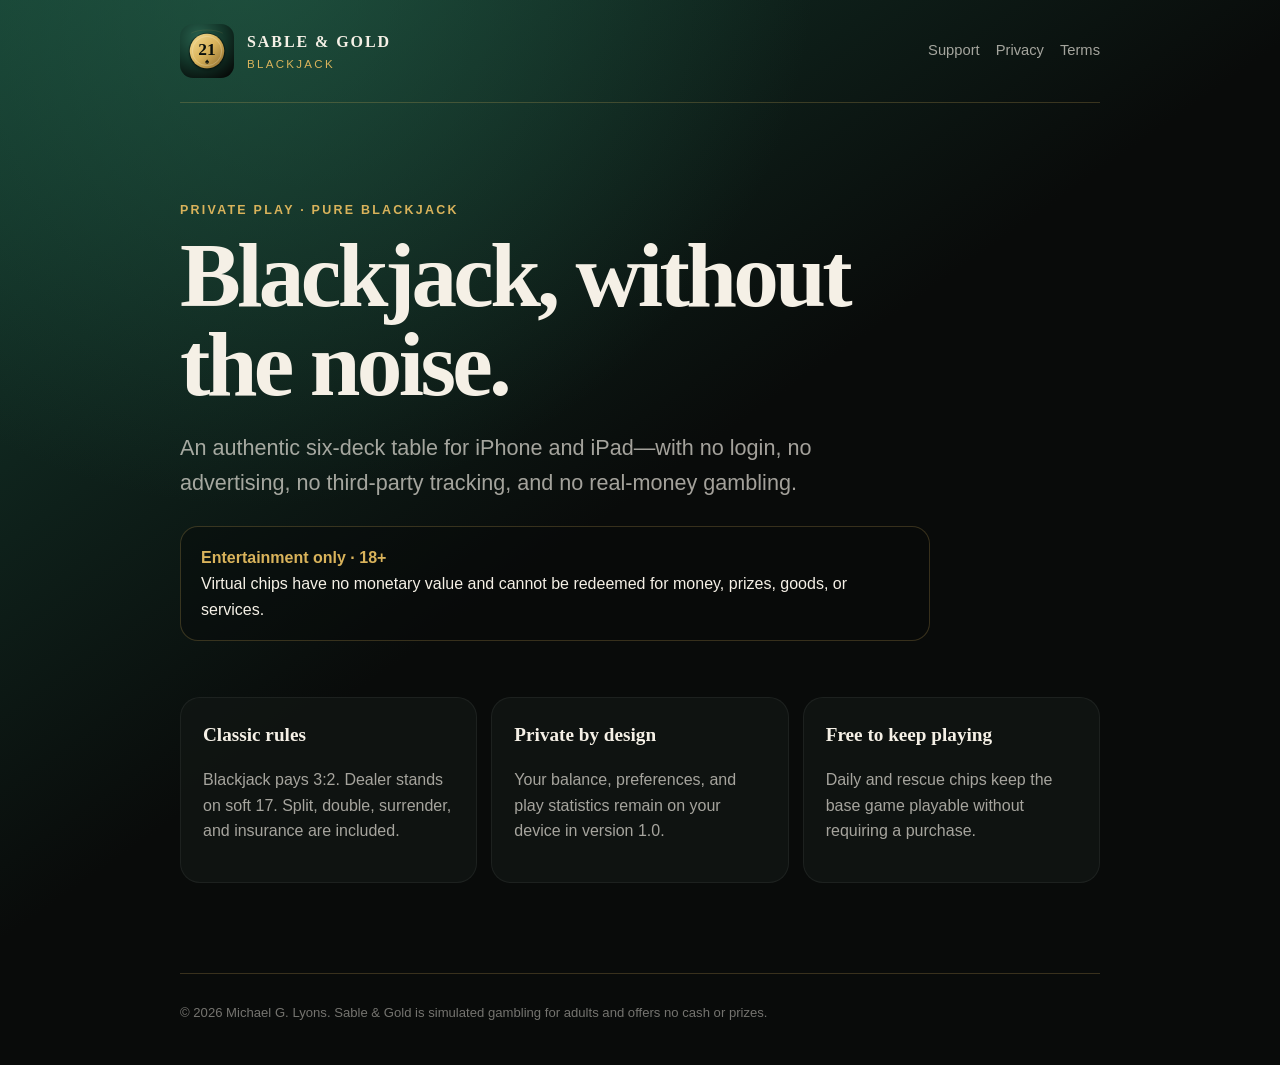
<file: index.html>
<!doctype html>
<html lang="en">
<head>
  <meta charset="utf-8">
  <meta name="viewport" content="width=device-width, initial-scale=1">
  <meta name="description" content="Sable & Gold Blackjack — private play, pure blackjack, virtual chips only.">
  <title>Sable & Gold Blackjack</title>
  <link rel="icon" href="icon.svg" type="image/svg+xml">
  <link rel="stylesheet" href="styles.css">
</head>
<body>
  <div class="shell">
    <header>
      <a class="brand" href="index.html">
        <img src="icon.svg" alt="">
        <div><strong>SABLE &amp; GOLD</strong><span>BLACKJACK</span></div>
      </a>
      <nav aria-label="Primary">
        <a href="support.html">Support</a>
        <a href="privacy.html">Privacy</a>
        <a href="terms.html">Terms</a>
      </nav>
    </header>

    <main>
      <section class="hero">
        <div class="eyebrow">Private play · Pure blackjack</div>
        <h1>Blackjack, without the noise.</h1>
        <p class="lead">An authentic six-deck table for iPhone and iPad—with no login, no advertising, no third-party tracking, and no real-money gambling.</p>
        <div class="notice"><strong>Entertainment only · 18+</strong><br>Virtual chips have no monetary value and cannot be redeemed for money, prizes, goods, or services.</div>
      </section>

      <section class="cards" aria-label="Features">
        <article class="card"><h2>Classic rules</h2><p>Blackjack pays 3:2. Dealer stands on soft 17. Split, double, surrender, and insurance are included.</p></article>
        <article class="card"><h2>Private by design</h2><p>Your balance, preferences, and play statistics remain on your device in version 1.0.</p></article>
        <article class="card"><h2>Free to keep playing</h2><p>Daily and rescue chips keep the base game playable without requiring a purchase.</p></article>
      </section>
    </main>

    <footer>© 2026 Michael G. Lyons. Sable &amp; Gold is simulated gambling for adults and offers no cash or prizes.</footer>
  </div>
</body>
</html>
</file>
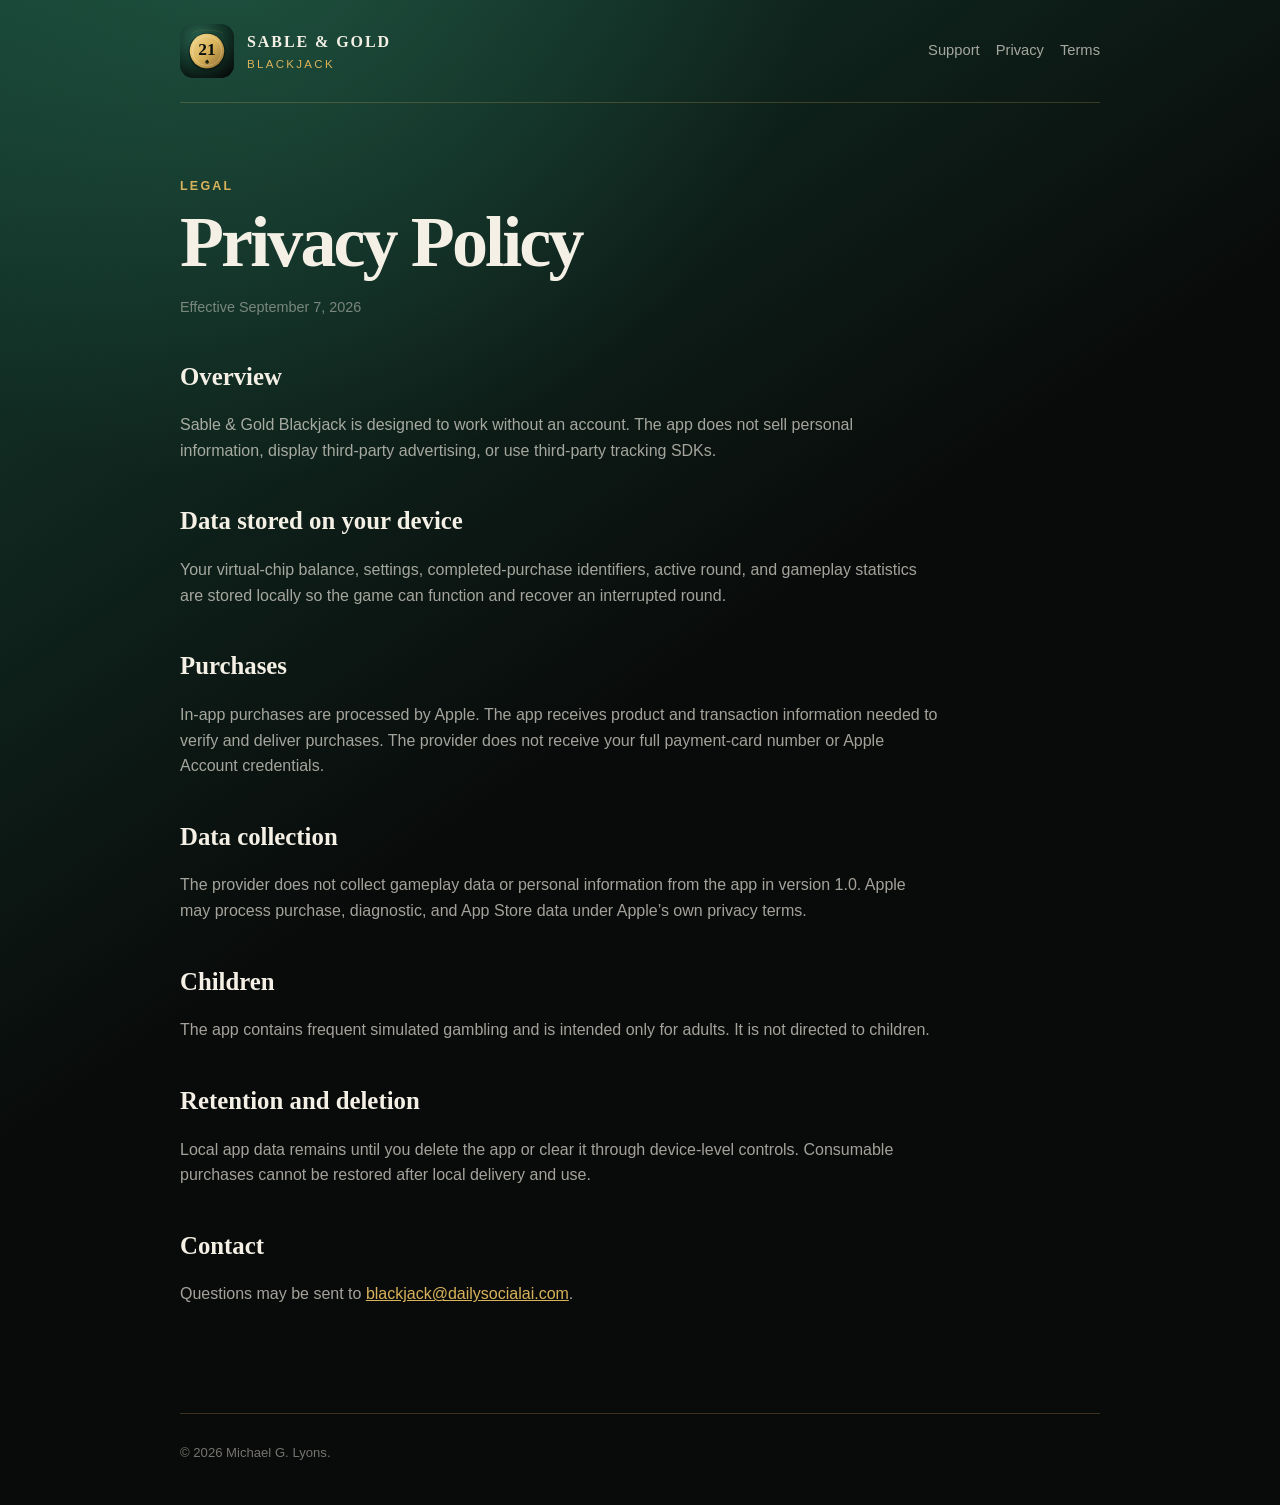
<file: privacy.html>
<!doctype html>
<html lang="en">
<head>
  <meta charset="utf-8">
  <meta name="viewport" content="width=device-width, initial-scale=1">
  <title>Privacy Policy — Sable & Gold Blackjack</title>
  <link rel="icon" href="icon.svg" type="image/svg+xml">
  <link rel="stylesheet" href="styles.css">
</head>
<body><div class="shell">
  <header><a class="brand" href="index.html"><img src="icon.svg" alt=""><div><strong>SABLE &amp; GOLD</strong><span>BLACKJACK</span></div></a><nav><a href="support.html">Support</a><a href="privacy.html">Privacy</a><a href="terms.html">Terms</a></nav></header>
  <main class="document">
    <div class="eyebrow">Legal</div><h1>Privacy Policy</h1><p class="meta">Effective September 7, 2026</p>
    <h2>Overview</h2><p>Sable &amp; Gold Blackjack is designed to work without an account. The app does not sell personal information, display third-party advertising, or use third-party tracking SDKs.</p>
    <h2>Data stored on your device</h2><p>Your virtual-chip balance, settings, completed-purchase identifiers, active round, and gameplay statistics are stored locally so the game can function and recover an interrupted round.</p>
    <h2>Purchases</h2><p>In-app purchases are processed by Apple. The app receives product and transaction information needed to verify and deliver purchases. The provider does not receive your full payment-card number or Apple Account credentials.</p>
    <h2>Data collection</h2><p>The provider does not collect gameplay data or personal information from the app in version 1.0. Apple may process purchase, diagnostic, and App Store data under Apple’s own privacy terms.</p>
    <h2>Children</h2><p>The app contains frequent simulated gambling and is intended only for adults. It is not directed to children.</p>
    <h2>Retention and deletion</h2><p>Local app data remains until you delete the app or clear it through device-level controls. Consumable purchases cannot be restored after local delivery and use.</p>
    <h2>Contact</h2><p>Questions may be sent to <a href="mailto:blackjack@dailysocialai.com">blackjack@dailysocialai.com</a>.</p>
  </main>
  <footer>© 2026 Michael G. Lyons.</footer>
</div></body>
</html>
</file>
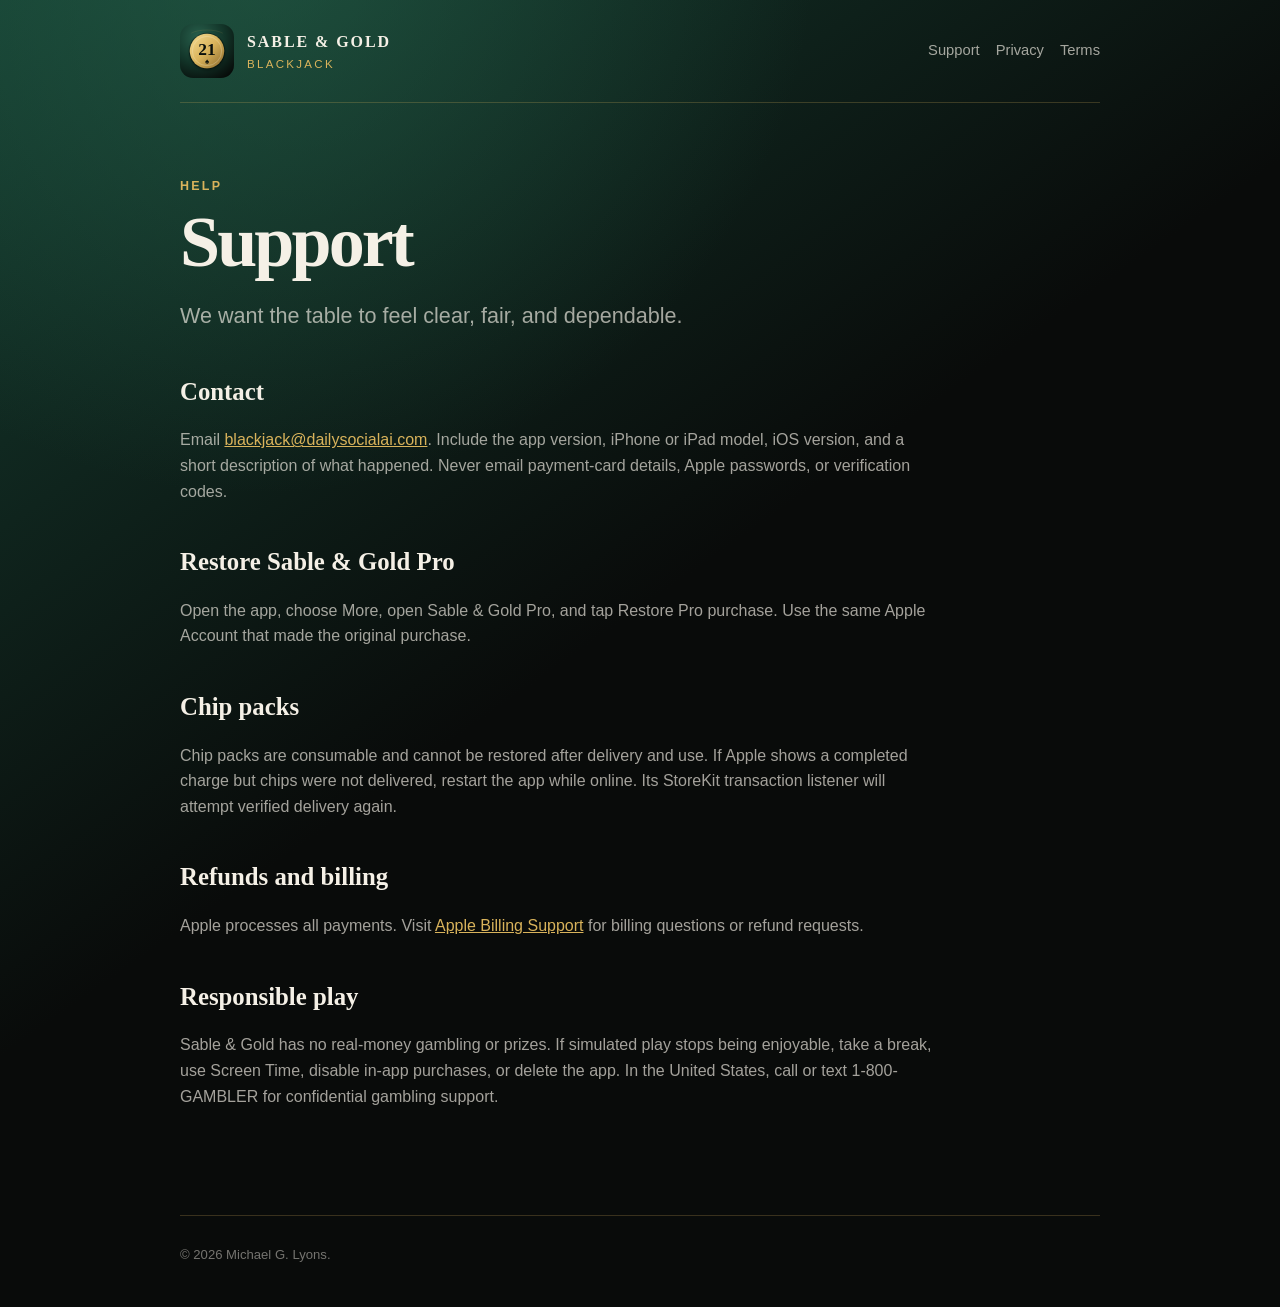
<file: support.html>
<!doctype html>
<html lang="en">
<head>
  <meta charset="utf-8">
  <meta name="viewport" content="width=device-width, initial-scale=1">
  <title>Support — Sable & Gold Blackjack</title>
  <link rel="icon" href="icon.svg" type="image/svg+xml">
  <link rel="stylesheet" href="styles.css">
</head>
<body><div class="shell">
  <header><a class="brand" href="index.html"><img src="icon.svg" alt=""><div><strong>SABLE &amp; GOLD</strong><span>BLACKJACK</span></div></a><nav><a href="support.html">Support</a><a href="privacy.html">Privacy</a><a href="terms.html">Terms</a></nav></header>
  <main class="document">
    <div class="eyebrow">Help</div><h1>Support</h1>
    <p class="lead">We want the table to feel clear, fair, and dependable.</p>
    <h2>Contact</h2><p>Email <a href="mailto:blackjack@dailysocialai.com">blackjack@dailysocialai.com</a>. Include the app version, iPhone or iPad model, iOS version, and a short description of what happened. Never email payment-card details, Apple passwords, or verification codes.</p>
    <h2>Restore Sable &amp; Gold Pro</h2><p>Open the app, choose More, open Sable &amp; Gold Pro, and tap Restore Pro purchase. Use the same Apple Account that made the original purchase.</p>
    <h2>Chip packs</h2><p>Chip packs are consumable and cannot be restored after delivery and use. If Apple shows a completed charge but chips were not delivered, restart the app while online. Its StoreKit transaction listener will attempt verified delivery again.</p>
    <h2>Refunds and billing</h2><p>Apple processes all payments. Visit <a href="https://support.apple.com/billing">Apple Billing Support</a> for billing questions or refund requests.</p>
    <h2>Responsible play</h2><p>Sable &amp; Gold has no real-money gambling or prizes. If simulated play stops being enjoyable, take a break, use Screen Time, disable in-app purchases, or delete the app. In the United States, call or text 1-800-GAMBLER for confidential gambling support.</p>
  </main>
  <footer>© 2026 Michael G. Lyons.</footer>
</div></body>
</html>
</file>
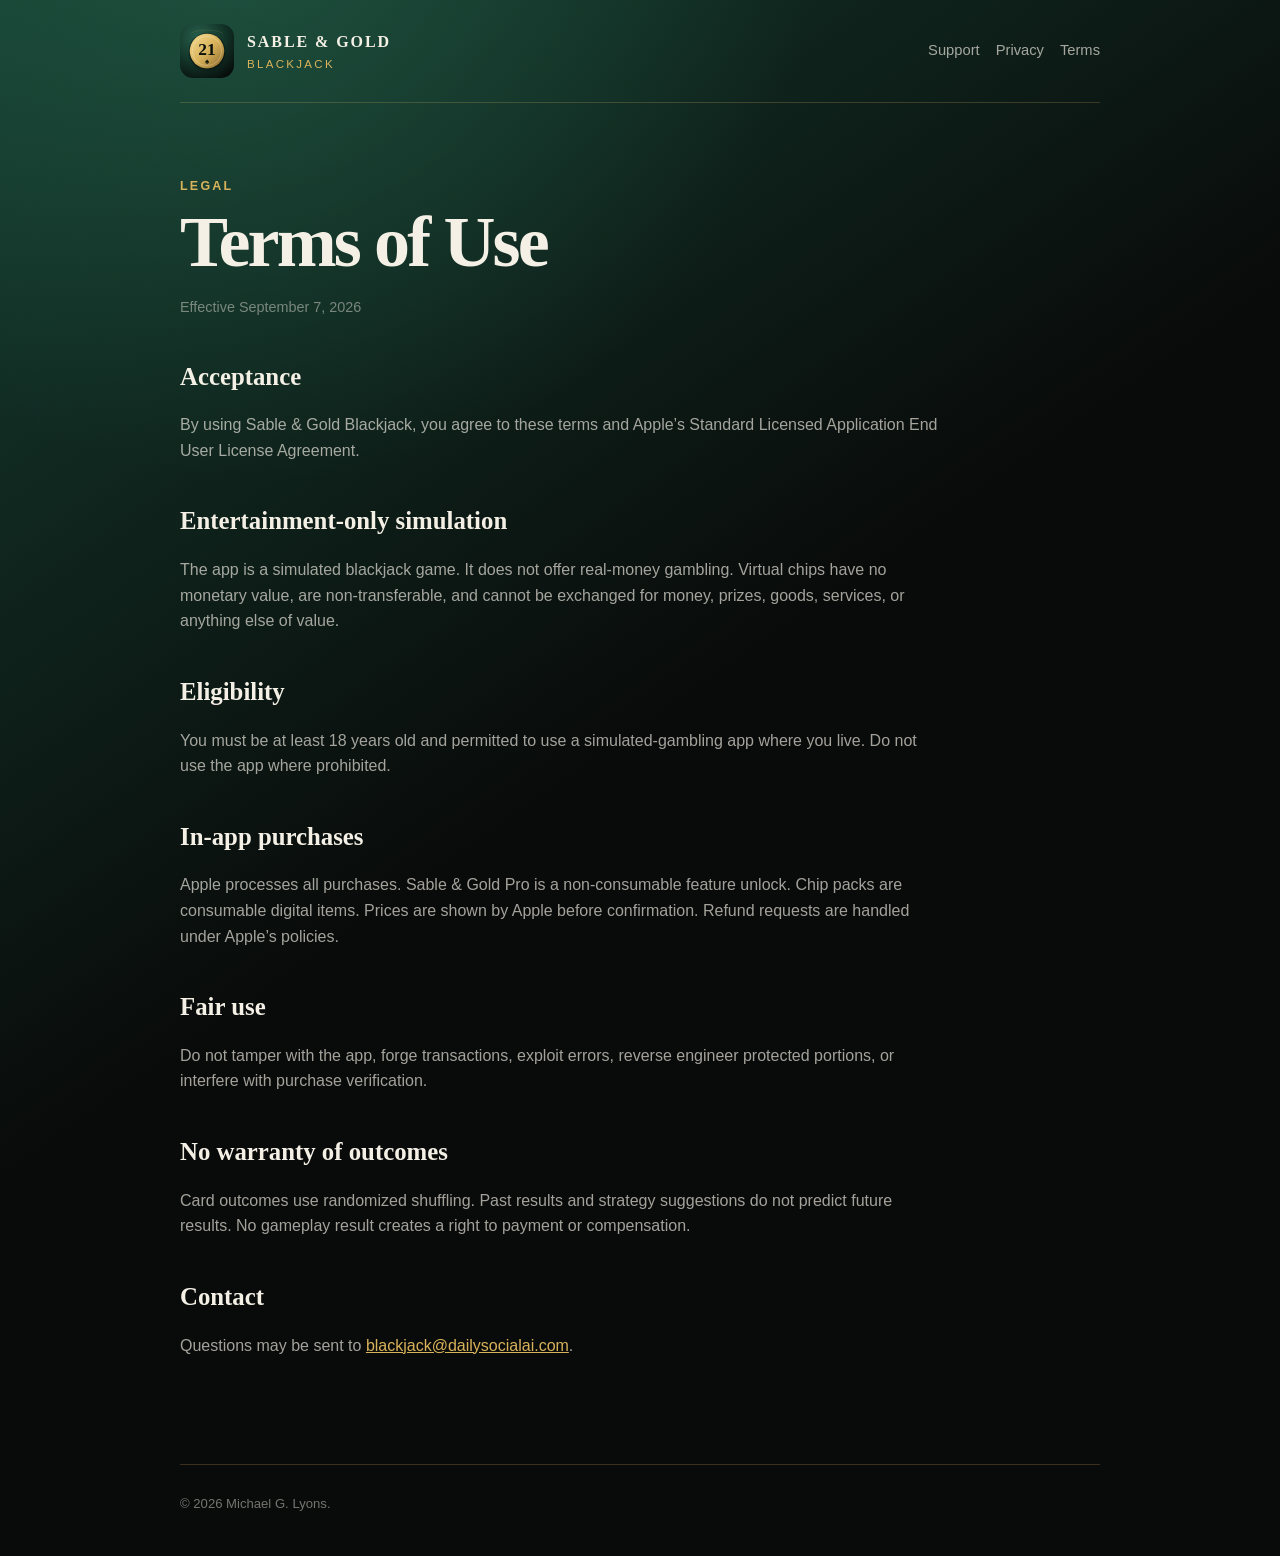
<file: terms.html>
<!doctype html>
<html lang="en">
<head>
  <meta charset="utf-8">
  <meta name="viewport" content="width=device-width, initial-scale=1">
  <title>Terms of Use — Sable & Gold Blackjack</title>
  <link rel="icon" href="icon.svg" type="image/svg+xml">
  <link rel="stylesheet" href="styles.css">
</head>
<body><div class="shell">
  <header><a class="brand" href="index.html"><img src="icon.svg" alt=""><div><strong>SABLE &amp; GOLD</strong><span>BLACKJACK</span></div></a><nav><a href="support.html">Support</a><a href="privacy.html">Privacy</a><a href="terms.html">Terms</a></nav></header>
  <main class="document">
    <div class="eyebrow">Legal</div><h1>Terms of Use</h1><p class="meta">Effective September 7, 2026</p>
    <h2>Acceptance</h2><p>By using Sable &amp; Gold Blackjack, you agree to these terms and Apple’s Standard Licensed Application End User License Agreement.</p>
    <h2>Entertainment-only simulation</h2><p>The app is a simulated blackjack game. It does not offer real-money gambling. Virtual chips have no monetary value, are non-transferable, and cannot be exchanged for money, prizes, goods, services, or anything else of value.</p>
    <h2>Eligibility</h2><p>You must be at least 18 years old and permitted to use a simulated-gambling app where you live. Do not use the app where prohibited.</p>
    <h2>In-app purchases</h2><p>Apple processes all purchases. Sable &amp; Gold Pro is a non-consumable feature unlock. Chip packs are consumable digital items. Prices are shown by Apple before confirmation. Refund requests are handled under Apple’s policies.</p>
    <h2>Fair use</h2><p>Do not tamper with the app, forge transactions, exploit errors, reverse engineer protected portions, or interfere with purchase verification.</p>
    <h2>No warranty of outcomes</h2><p>Card outcomes use randomized shuffling. Past results and strategy suggestions do not predict future results. No gameplay result creates a right to payment or compensation.</p>
    <h2>Contact</h2><p>Questions may be sent to <a href="mailto:blackjack@dailysocialai.com">blackjack@dailysocialai.com</a>.</p>
  </main>
  <footer>© 2026 Michael G. Lyons.</footer>
</div></body>
</html>
</file>
<file: styles.css>
:root {
  color-scheme: dark;
  --ink: #090b0a;
  --panel: #121714;
  --felt: #153d30;
  --gold: #d9b35b;
  --ivory: #f5f0e6;
  --muted: rgba(245, 240, 230, 0.66);
  --line: rgba(217, 179, 91, 0.23);
}

* { box-sizing: border-box; }

body {
  margin: 0;
  min-height: 100vh;
  color: var(--ivory);
  background:
    radial-gradient(circle at 20% -5%, rgba(39, 102, 78, 0.55), transparent 35rem),
    linear-gradient(145deg, var(--felt), var(--ink) 48%);
  font-family: -apple-system, BlinkMacSystemFont, "Segoe UI", sans-serif;
  line-height: 1.6;
}

a { color: var(--gold); }

.shell {
  width: min(920px, calc(100% - 36px));
  margin: 0 auto;
}

header {
  display: flex;
  align-items: center;
  justify-content: space-between;
  gap: 20px;
  padding: 24px 0;
  border-bottom: 1px solid var(--line);
}

.brand {
  display: flex;
  align-items: center;
  gap: 13px;
  color: var(--ivory);
  text-decoration: none;
}

.brand img { width: 54px; height: 54px; border-radius: 13px; }
.brand strong { display: block; font-family: Georgia, serif; letter-spacing: 0.12em; }
.brand span { display: block; color: var(--gold); font-size: 0.72rem; letter-spacing: 0.2em; }

nav { display: flex; flex-wrap: wrap; gap: 16px; }
nav a { color: var(--muted); text-decoration: none; font-size: 0.92rem; }
nav a:hover { color: var(--gold); }

main { padding: 74px 0 90px; }

.hero { max-width: 750px; padding: 24px 0 56px; }
.eyebrow { color: var(--gold); font-size: 0.78rem; font-weight: 800; letter-spacing: 0.18em; text-transform: uppercase; }
h1 { margin: 10px 0 18px; font-family: Georgia, serif; font-size: clamp(2.7rem, 8vw, 5.7rem); line-height: 0.98; letter-spacing: -0.04em; }
h2 { margin: 38px 0 8px; font-family: Georgia, serif; font-size: 1.55rem; }
h3 { margin: 22px 0 6px; font-size: 1rem; color: var(--gold); }
p, li { color: var(--muted); }

.lead { font-size: clamp(1.1rem, 2.4vw, 1.35rem); max-width: 650px; }
.notice { margin-top: 26px; padding: 18px 20px; border: 1px solid var(--line); border-radius: 18px; background: rgba(9, 11, 10, 0.43); }
.notice strong { color: var(--gold); }

.cards { display: grid; grid-template-columns: repeat(3, 1fr); gap: 14px; }
.card { padding: 22px; border: 1px solid rgba(255,255,255,0.06); border-radius: 20px; background: rgba(18, 23, 20, 0.76); }
.card h2 { margin-top: 0; font-size: 1.2rem; }

.document { max-width: 760px; }
.document h1 { font-size: clamp(2.5rem, 7vw, 4.5rem); }
.meta { color: rgba(245, 240, 230, 0.45); font-size: 0.9rem; }

footer { padding: 28px 0 42px; border-top: 1px solid var(--line); color: rgba(245,240,230,0.46); font-size: 0.82rem; }

@media (max-width: 720px) {
  header { align-items: flex-start; flex-direction: column; }
  .cards { grid-template-columns: 1fr; }
  main { padding-top: 42px; }
}
</file>
